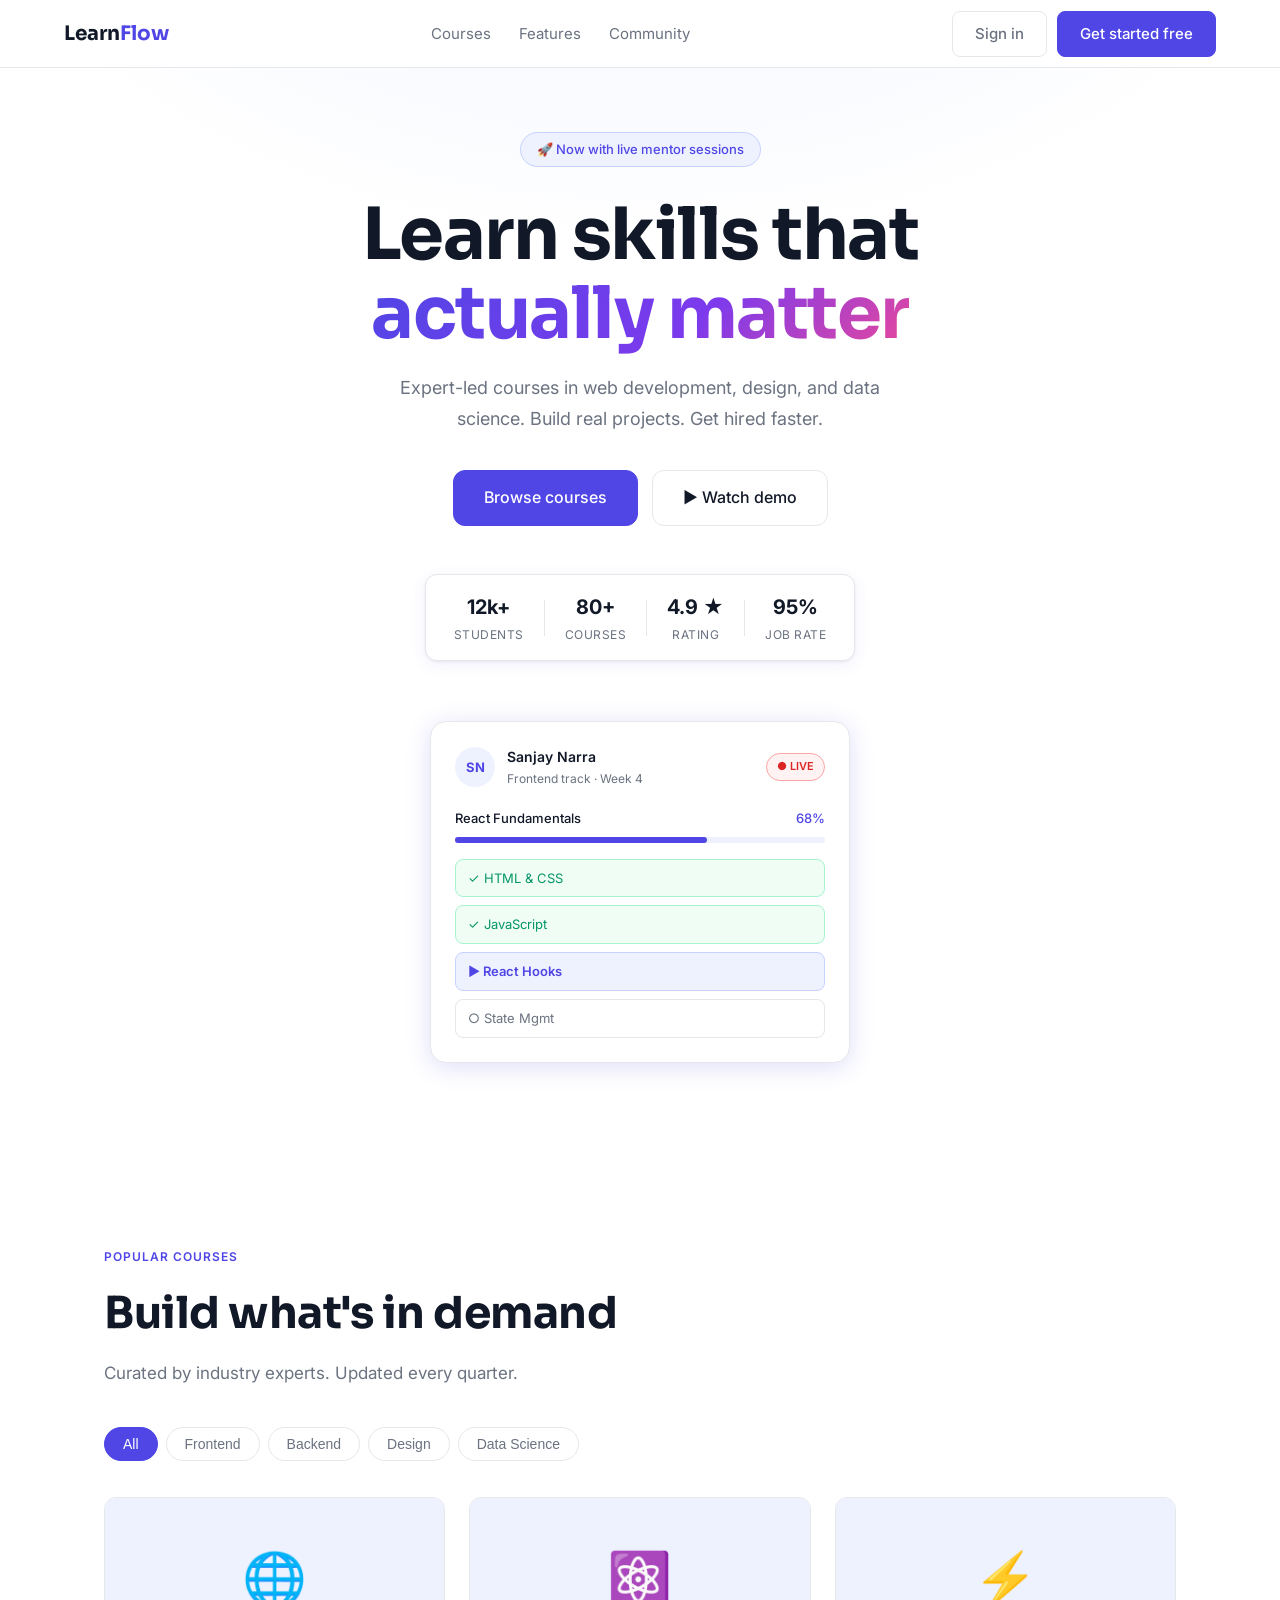
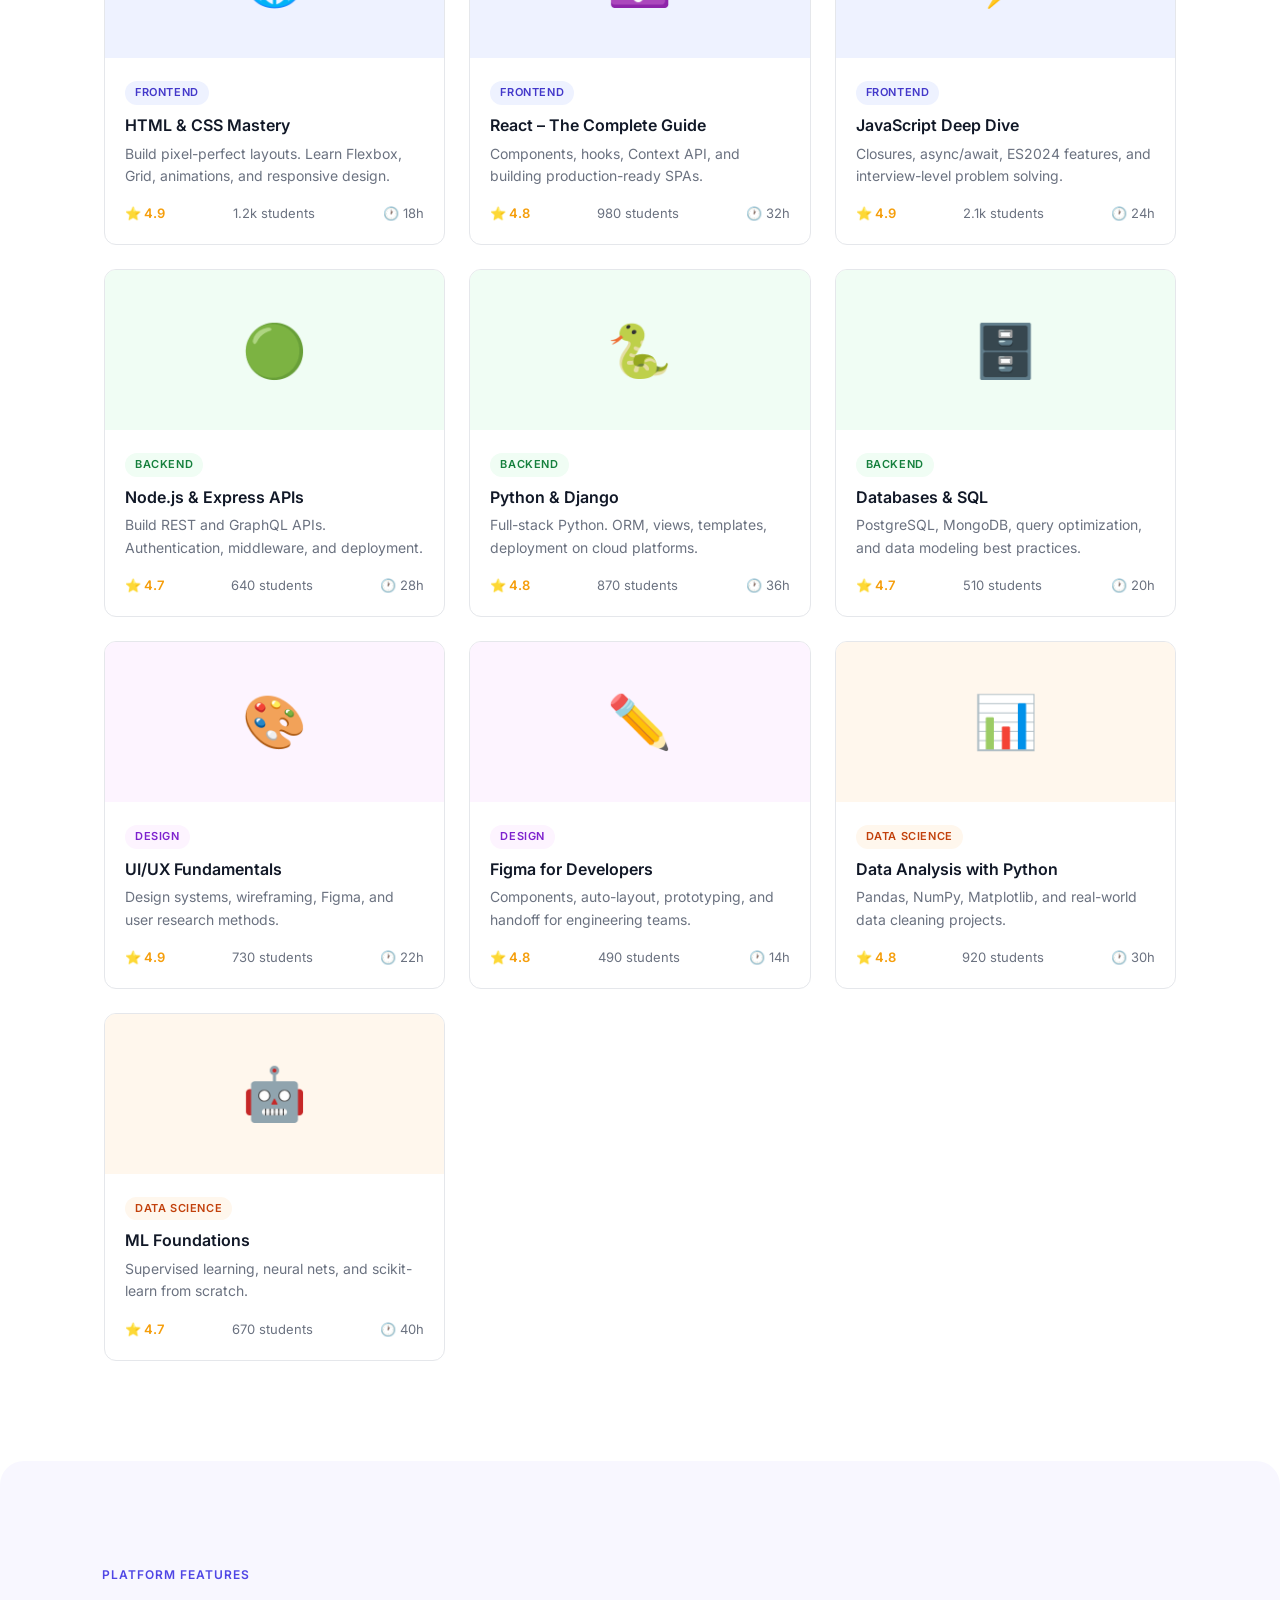
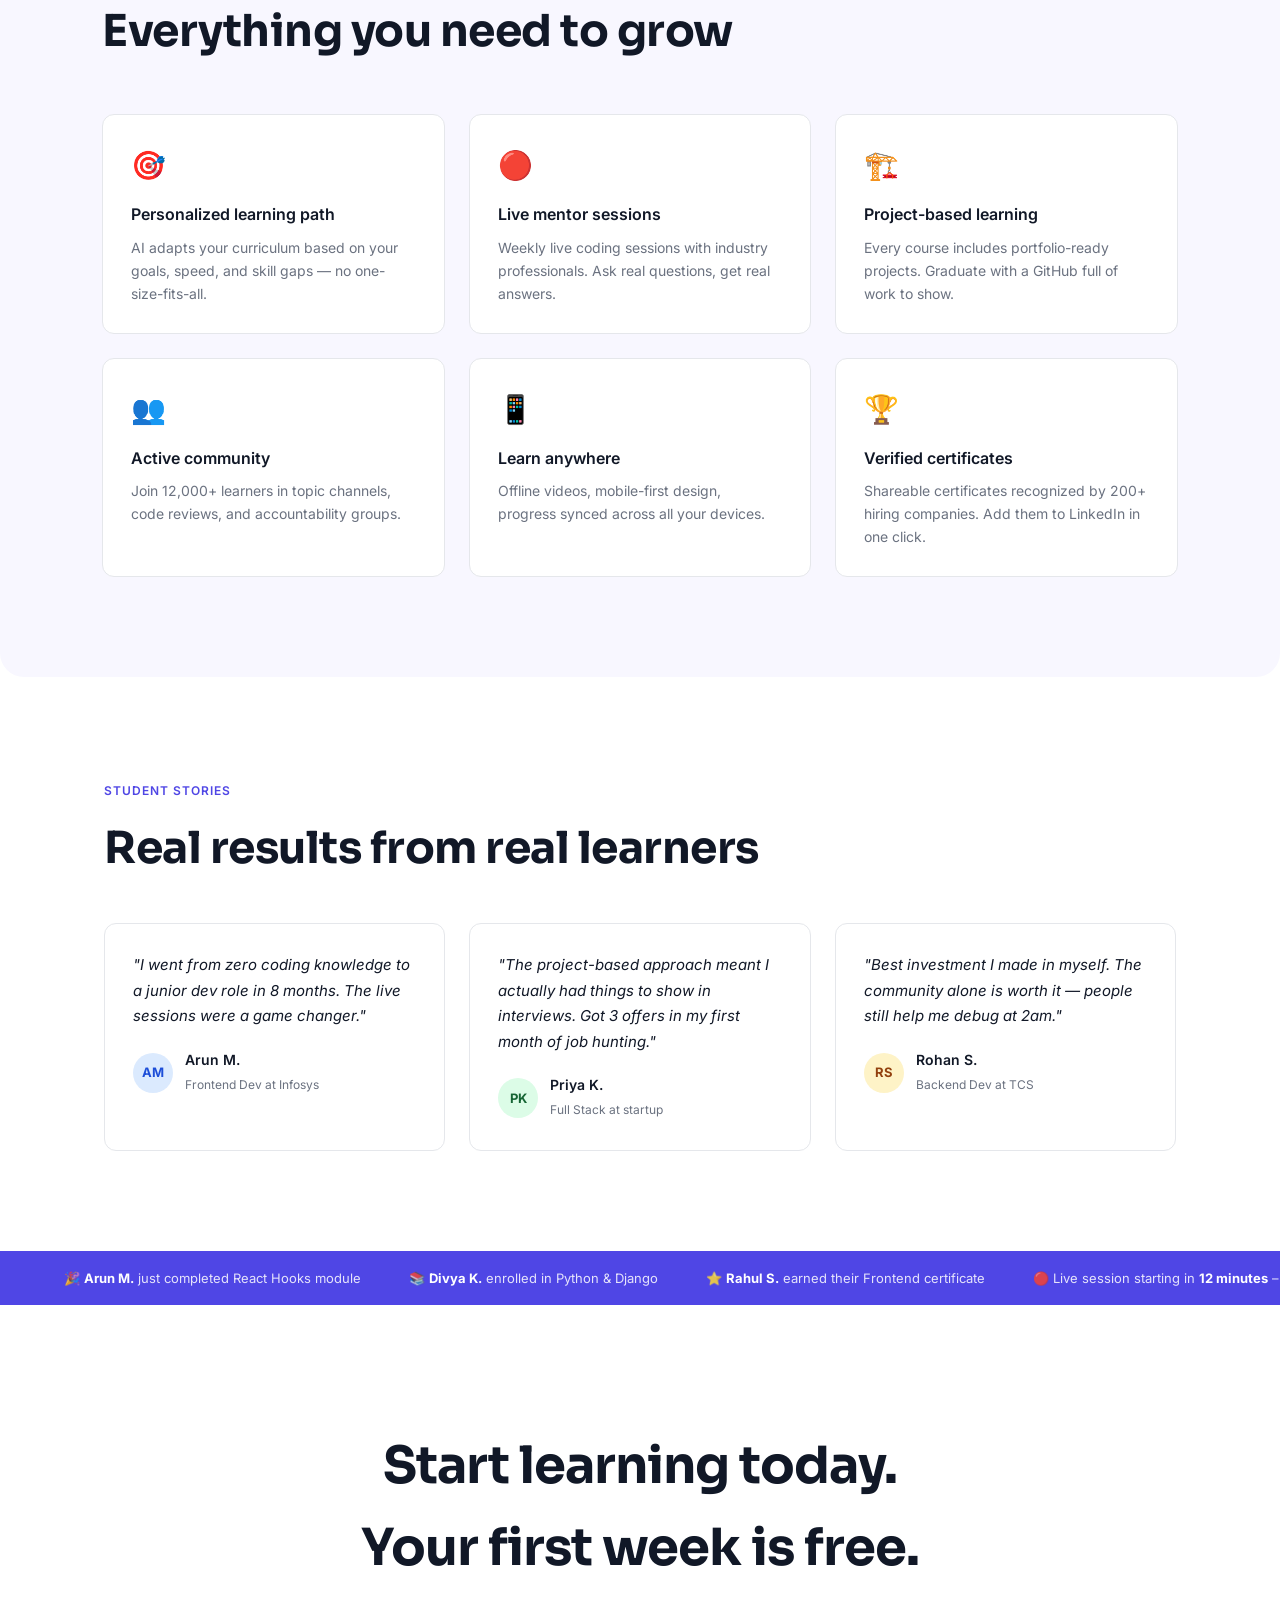
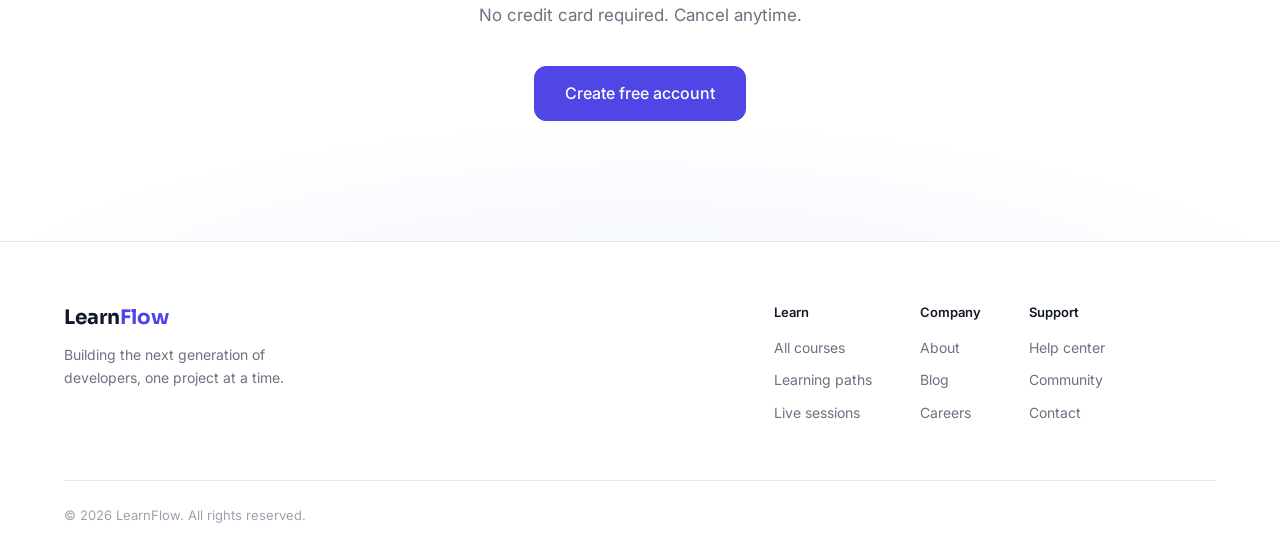
<file: index.html>
<!DOCTYPE html>
<html lang="en">
<head>
  <meta charset="UTF-8" />
  <meta name="viewport" content="width=device-width, initial-scale=1.0" />
  <title>LearnFlow – Learn Smarter</title>
  <link rel="stylesheet" href="style.css" />
  <link href="https://fonts.googleapis.com/css2?family=Inter:wght@400;500;600&family=Sora:wght@600;700&display=swap" rel="stylesheet" />
</head>
<body>

  <!-- NAV -->
  <header class="nav">
    <a href="index.html" class="nav-logo">Learn<span>Flow</span></a>
    <nav class="nav-links">
      <a href="courses.html">Courses</a>
      <a href="#features">Features</a>
      <a href="#testimonials">Community</a>
    </nav>
    <div class="nav-cta">
      <a href="signup.html" class="btn btn-ghost">Sign in</a>
      <a href="signup.html" class="btn btn-primary">Get started free</a>
    </div>
    <button class="nav-hamburger" id="menuBtn" aria-label="Open menu">
      <span></span><span></span><span></span>
    </button>
  </header>

  <!-- MOBILE MENU -->
  <div class="mobile-menu" id="mobileMenu">
    <a href="courses.html">Courses</a>
    <a href="#features">Features</a>
    <a href="#testimonials">Community</a>
    <a href="signup.html" class="btn btn-primary" style="margin-top:8px">Get started free</a>
  </div>

  <!-- HERO -->
  <section class="hero">
    <div class="hero-badge">🚀 Now with live mentor sessions</div>
    <h1 class="hero-title">Learn skills that <br/><span class="gradient-text">actually matter</span></h1>
    <p class="hero-sub">Expert-led courses in web development, design, and data science. Build real projects. Get hired faster.</p>
    <div class="hero-actions">
      <a href="courses.html" class="btn btn-primary btn-lg">Browse courses</a>
      <a href="demo.html" class="btn btn-outline btn-lg">▶ Watch demo</a>
    </div>
    <div class="hero-stats">
      <div class="stat"><strong>12k+</strong><span>Students</span></div>
      <div class="stat-divider"></div>
      <div class="stat"><strong>80+</strong><span>Courses</span></div>
      <div class="stat-divider"></div>
      <div class="stat"><strong>4.9 ★</strong><span>Rating</span></div>
      <div class="stat-divider"></div>
      <div class="stat"><strong>95%</strong><span>Job rate</span></div>
    </div>
    <div class="hero-visual">
      <div class="dashboard-card">
        <div class="dash-header">
          <div class="dash-avatar">SN</div>
          <div>
            <div class="dash-name">Sanjay Narra</div>
            <div class="dash-role">Frontend track · Week 4</div>
          </div>
          <div class="dash-live-badge">● LIVE</div>
        </div>
        <div class="dash-progress-label">React Fundamentals <span>68%</span></div>
        <div class="dash-progress-bar"><div class="dash-progress-fill" style="width:68%"></div></div>
        <div class="dash-modules">
          <div class="dash-mod done">✓ HTML & CSS</div>
          <div class="dash-mod done">✓ JavaScript</div>
          <div class="dash-mod active">▶ React Hooks</div>
          <div class="dash-mod">○ State Mgmt</div>
        </div>
      </div>
    </div>
  </section>

  <!-- COURSES -->
  <section class="section" id="courses">
    <div class="section-label">Popular courses</div>
    <h2 class="section-title">Build what's in demand</h2>
    <p class="section-sub">Curated by industry experts. Updated every quarter.</p>

    <div class="course-filter" id="courseFilter">
      <button class="filter-btn active" data-cat="all">All</button>
      <button class="filter-btn" data-cat="frontend">Frontend</button>
      <button class="filter-btn" data-cat="backend">Backend</button>
      <button class="filter-btn" data-cat="design">Design</button>
      <button class="filter-btn" data-cat="data">Data Science</button>
    </div>

    <div class="courses-grid" id="coursesGrid">
      <!-- Injected by script.js -->
    </div>
  </section>

  <!-- FEATURES -->
  <section class="section features-section" id="features">
    <div class="section-label">Platform features</div>
    <h2 class="section-title">Everything you need to grow</h2>
    <div class="features-grid">
      <div class="feature-card">
        <div class="feature-icon">🎯</div>
        <h3>Personalized learning path</h3>
        <p>AI adapts your curriculum based on your goals, speed, and skill gaps — no one-size-fits-all.</p>
      </div>
      <div class="feature-card">
        <div class="feature-icon">🔴</div>
        <h3>Live mentor sessions</h3>
        <p>Weekly live coding sessions with industry professionals. Ask real questions, get real answers.</p>
      </div>
      <div class="feature-card">
        <div class="feature-icon">🏗️</div>
        <h3>Project-based learning</h3>
        <p>Every course includes portfolio-ready projects. Graduate with a GitHub full of work to show.</p>
      </div>
      <div class="feature-card">
        <div class="feature-icon">👥</div>
        <h3>Active community</h3>
        <p>Join 12,000+ learners in topic channels, code reviews, and accountability groups.</p>
      </div>
      <div class="feature-card">
        <div class="feature-icon">📱</div>
        <h3>Learn anywhere</h3>
        <p>Offline videos, mobile-first design, progress synced across all your devices.</p>
      </div>
      <div class="feature-card">
        <div class="feature-icon">🏆</div>
        <h3>Verified certificates</h3>
        <p>Shareable certificates recognized by 200+ hiring companies. Add them to LinkedIn in one click.</p>
      </div>
    </div>
  </section>

  <!-- TESTIMONIALS -->
  <section class="section testimonials-section" id="testimonials">
    <div class="section-label">Student stories</div>
    <h2 class="section-title">Real results from real learners</h2>
    <div class="testimonials-grid">
      <div class="testimonial-card">
        <p>"I went from zero coding knowledge to a junior dev role in 8 months. The live sessions were a game changer."</p>
        <div class="testimonial-author">
          <div class="t-avatar" style="background:#dbeafe;color:#1d4ed8">AM</div>
          <div><strong>Arun M.</strong><span>Frontend Dev at Infosys</span></div>
        </div>
      </div>
      <div class="testimonial-card">
        <p>"The project-based approach meant I actually had things to show in interviews. Got 3 offers in my first month of job hunting."</p>
        <div class="testimonial-author">
          <div class="t-avatar" style="background:#dcfce7;color:#166534">PK</div>
          <div><strong>Priya K.</strong><span>Full Stack at startup</span></div>
        </div>
      </div>
      <div class="testimonial-card">
        <p>"Best investment I made in myself. The community alone is worth it — people still help me debug at 2am."</p>
        <div class="testimonial-author">
          <div class="t-avatar" style="background:#fef3c7;color:#92400e">RS</div>
          <div><strong>Rohan S.</strong><span>Backend Dev at TCS</span></div>
        </div>
      </div>
    </div>
  </section>

  <!-- LIVE ACTIVITY TICKER -->
  <section class="activity-bar">
    <div class="activity-ticker" id="activityTicker">
      <!-- Filled by JS -->
    </div>
  </section>

  <!-- CTA -->
  <section class="cta-section" id="cta">
    <h2>Start learning today.<br/>Your first week is free.</h2>
    <p>No credit card required. Cancel anytime.</p>
    <a href="signup.html" class="btn btn-primary btn-lg">Create free account</a>
  </section>

  <!-- FOOTER -->
  <footer class="footer">
    <div class="footer-brand">
      <a href="index.html" class="nav-logo">Learn<span>Flow</span></a>
      <p>Building the next generation of developers, one project at a time.</p>
    </div>
    <div class="footer-links">
      <div>
        <strong>Learn</strong>
        <a href="courses.html">All courses</a>
        <a href="#">Learning paths</a>
        <a href="#">Live sessions</a>
      </div>
      <div>
        <strong>Company</strong>
        <a href="#">About</a>
        <a href="#">Blog</a>
        <a href="#">Careers</a>
      </div>
      <div>
        <strong>Support</strong>
        <a href="#">Help center</a>
        <a href="#">Community</a>
        <a href="#">Contact</a>
      </div>
    </div>
    <div class="footer-bottom">© 2026 LearnFlow. All rights reserved.</div>
  </footer>

  <script src="script.js"></script>
</body>
</html>
</file>
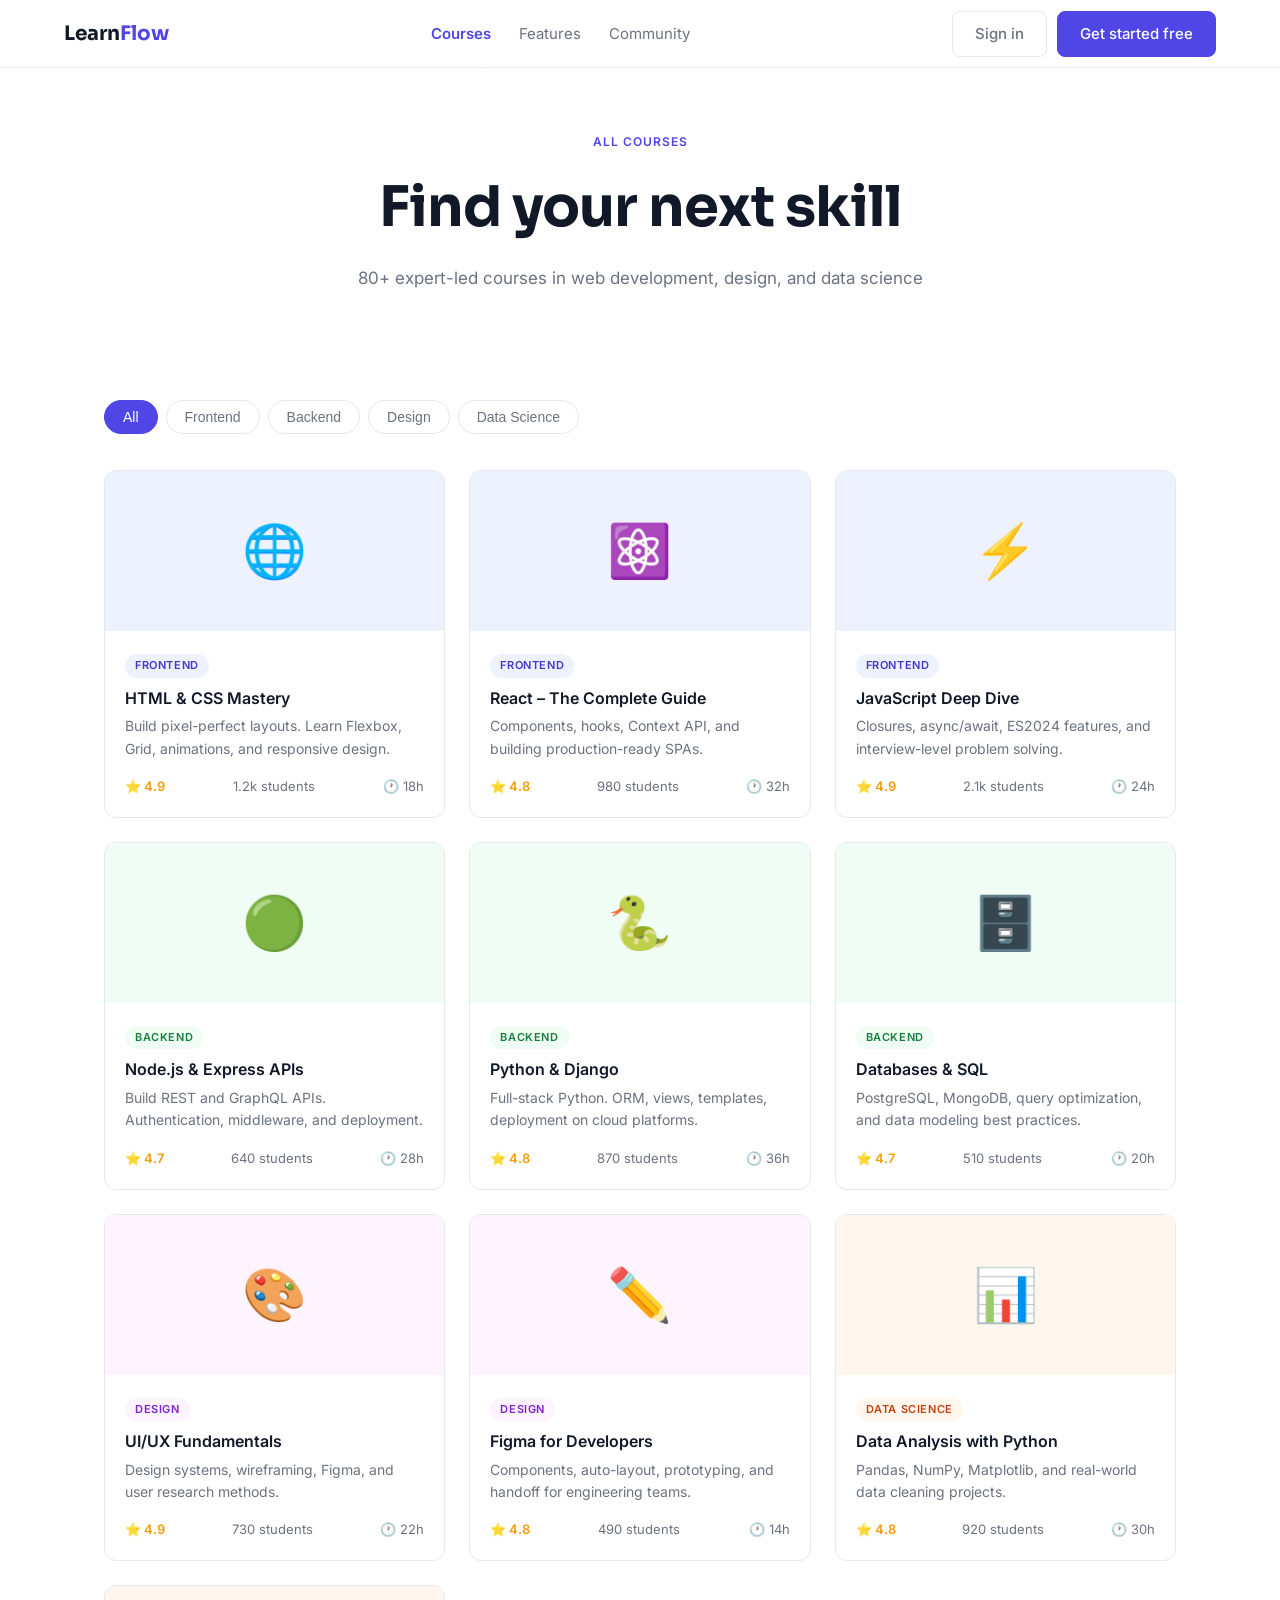
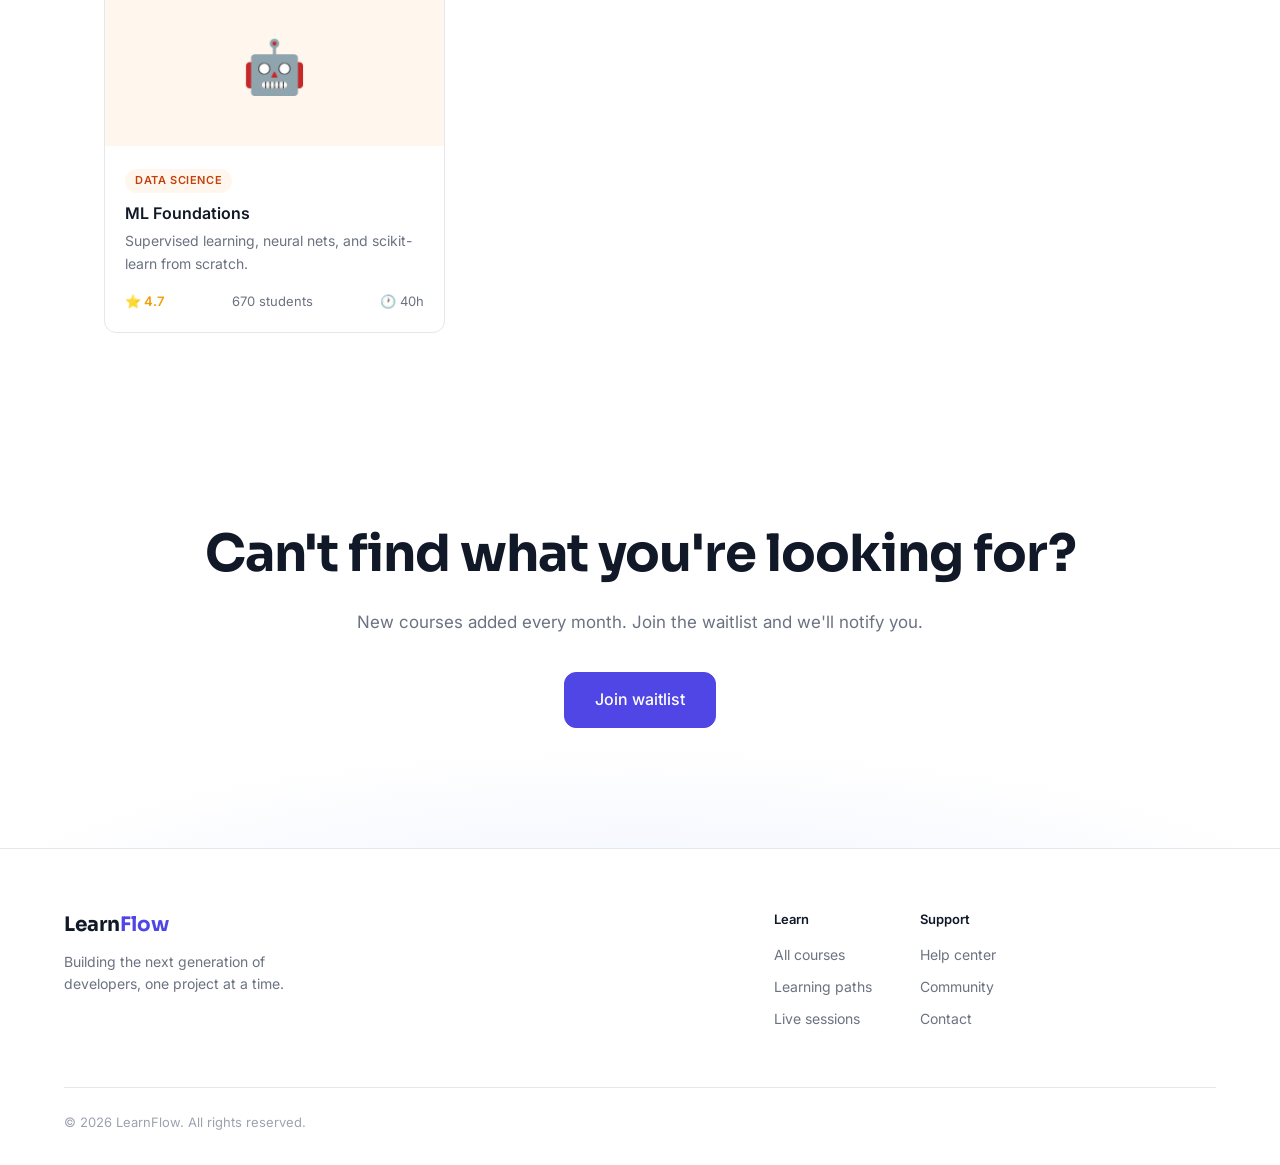
<file: courses.html>
<!DOCTYPE html>
<html lang="en">
<head>
  <meta charset="UTF-8" />
  <meta name="viewport" content="width=device-width, initial-scale=1.0" />
  <title>Courses – LearnFlow</title>
  <link rel="stylesheet" href="style.css" />
  <link href="https://fonts.googleapis.com/css2?family=Inter:wght@400;500;600&family=Sora:wght@600;700&display=swap" rel="stylesheet" />
</head>
<body>

  <header class="nav">
    <a href="index.html" class="nav-logo">Learn<span>Flow</span></a>
    <nav class="nav-links">
      <a href="courses.html" style="color:var(--indigo);font-weight:600">Courses</a>
      <a href="index.html#features">Features</a>
      <a href="index.html#testimonials">Community</a>
    </nav>
    <div class="nav-cta">
      <a href="signup.html" class="btn btn-ghost">Sign in</a>
      <a href="signup.html" class="btn btn-primary">Get started free</a>
    </div>
    <button class="nav-hamburger" id="menuBtn" aria-label="Open menu">
      <span></span><span></span><span></span>
    </button>
  </header>

  <div class="mobile-menu" id="mobileMenu">
    <a href="courses.html">Courses</a>
    <a href="index.html#features">Features</a>
    <a href="index.html#testimonials">Community</a>
    <a href="signup.html" class="btn btn-primary" style="margin-top:8px">Get started free</a>
  </div>

  <div class="page-hero">
    <div class="section-label">All courses</div>
    <h1>Find your next skill</h1>
    <p>80+ expert-led courses in web development, design, and data science</p>
  </div>

  <div class="courses-page-body">
    <div class="course-filter" id="courseFilter">
      <button class="filter-btn active" data-cat="all">All</button>
      <button class="filter-btn" data-cat="frontend">Frontend</button>
      <button class="filter-btn" data-cat="backend">Backend</button>
      <button class="filter-btn" data-cat="design">Design</button>
      <button class="filter-btn" data-cat="data">Data Science</button>
    </div>
    <div class="courses-grid" id="coursesGrid"></div>
  </div>

  <section class="cta-section">
    <h2>Can't find what you're looking for?</h2>
    <p>New courses added every month. Join the waitlist and we'll notify you.</p>
    <a href="signup.html" class="btn btn-primary btn-lg">Join waitlist</a>
  </section>

  <footer class="footer">
    <div class="footer-brand">
      <a href="index.html" class="nav-logo">Learn<span>Flow</span></a>
      <p>Building the next generation of developers, one project at a time.</p>
    </div>
    <div class="footer-links">
      <div>
        <strong>Learn</strong>
        <a href="courses.html">All courses</a>
        <a href="#">Learning paths</a>
        <a href="#">Live sessions</a>
      </div>
      <div>
        <strong>Support</strong>
        <a href="#">Help center</a>
        <a href="#">Community</a>
        <a href="#">Contact</a>
      </div>
    </div>
    <div class="footer-bottom">© 2026 LearnFlow. All rights reserved.</div>
  </footer>

  <script src="script.js"></script>
</body>
</html>
</file>
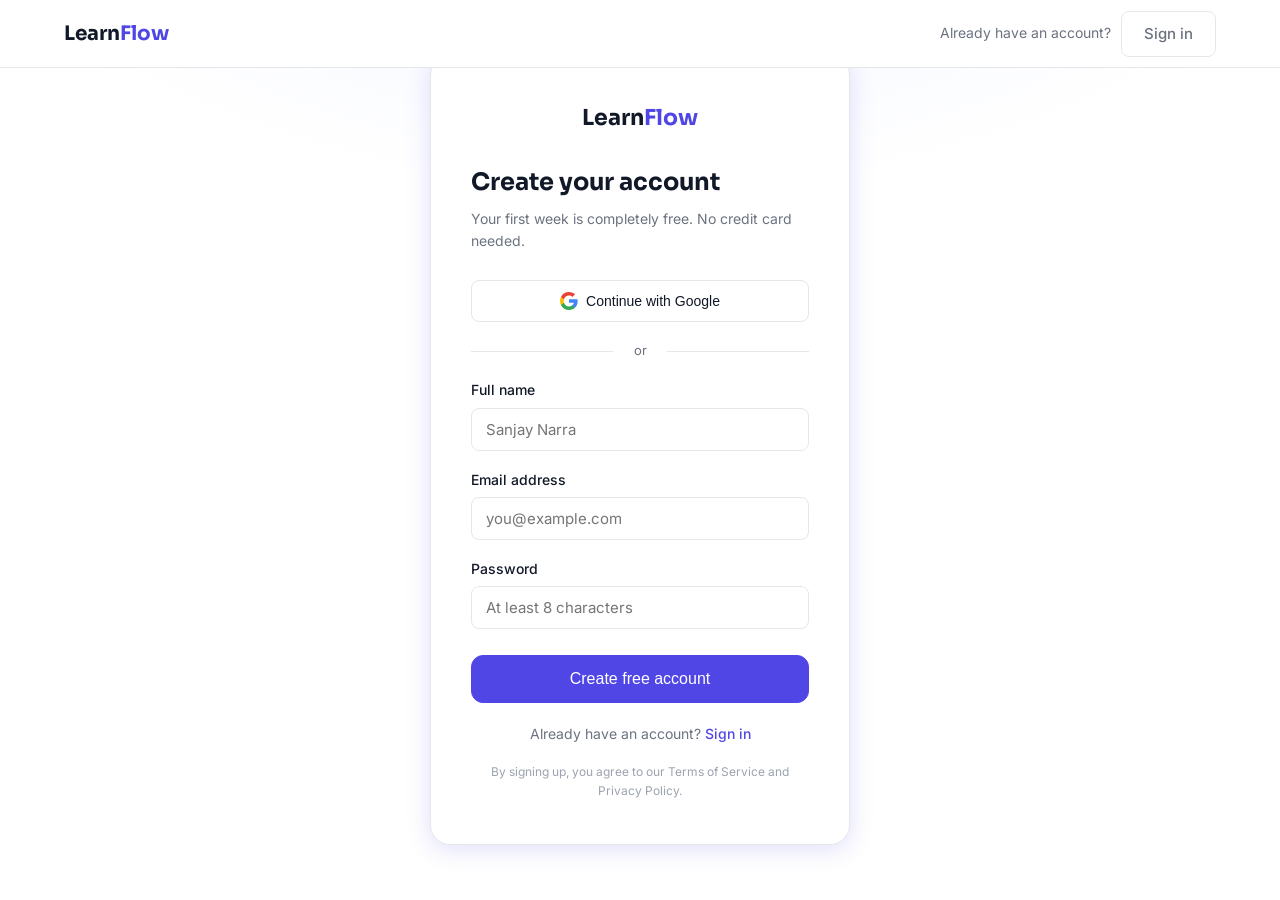
<file: signup.html>
<!DOCTYPE html>
<html lang="en">
<head>
  <meta charset="UTF-8" />
  <meta name="viewport" content="width=device-width, initial-scale=1.0" />
  <title>Sign up – LearnFlow</title>
  <link rel="stylesheet" href="style.css" />
  <link href="https://fonts.googleapis.com/css2?family=Inter:wght@400;500;600&family=Sora:wght@600;700&display=swap" rel="stylesheet" />
</head>
<body>

  <header class="nav">
    <a href="index.html" class="nav-logo">Learn<span>Flow</span></a>
    <div class="nav-cta">
      <span style="font-size:14px;color:var(--text-muted)">Already have an account?</span>
      <a href="signup.html" class="btn btn-ghost">Sign in</a>
    </div>
  </header>

  <main class="auth-page">
    <div class="auth-card">
      <a href="index.html" class="nav-logo">Learn<span>Flow</span></a>
      <h2>Create your account</h2>
      <p class="auth-sub">Your first week is completely free. No credit card needed.</p>

      <button class="btn btn-google">
        <svg width="18" height="18" viewBox="0 0 18 18" fill="none" xmlns="http://www.w3.org/2000/svg">
          <path d="M17.64 9.205c0-.639-.057-1.252-.164-1.841H9v3.481h4.844a4.14 4.14 0 0 1-1.796 2.716v2.259h2.908c1.702-1.567 2.684-3.875 2.684-6.615z" fill="#4285F4"/>
          <path d="M9 18c2.43 0 4.467-.806 5.956-2.18l-2.908-2.259c-.806.54-1.837.86-3.048.86-2.344 0-4.328-1.584-5.036-3.711H.957v2.332A8.997 8.997 0 0 0 9 18z" fill="#34A853"/>
          <path d="M3.964 10.71A5.41 5.41 0 0 1 3.682 9c0-.593.102-1.17.282-1.71V4.958H.957A8.996 8.996 0 0 0 0 9c0 1.452.348 2.827.957 4.042l3.007-2.332z" fill="#FBBC05"/>
          <path d="M9 3.58c1.321 0 2.508.454 3.44 1.345l2.582-2.58C13.463.891 11.426 0 9 0A8.997 8.997 0 0 0 .957 4.958L3.964 7.29C4.672 5.163 6.656 3.58 9 3.58z" fill="#EA4335"/>
        </svg>
        Continue with Google
      </button>

      <div class="auth-divider">or</div>

      <form id="signupForm">
        <div class="form-group">
          <label for="name">Full name</label>
          <input type="text" id="name" placeholder="Sanjay Narra" autocomplete="name" />
        </div>
        <div class="form-group">
          <label for="email">Email address</label>
          <input type="email" id="email" placeholder="you@example.com" required autocomplete="email" />
        </div>
        <div class="form-group">
          <label for="password">Password</label>
          <input type="password" id="password" placeholder="At least 8 characters" minlength="8" required />
        </div>
        <button type="submit" class="btn btn-primary btn-full btn-lg" style="margin-top:8px">
          Create free account
        </button>
      </form>

      <p class="auth-switch">Already have an account? <a href="signup.html">Sign in</a></p>
      <p style="font-size:12px;color:var(--text-light);text-align:center;margin-top:16px;line-height:1.6">
        By signing up, you agree to our Terms of Service and Privacy Policy.
      </p>
    </div>
  </main>

  <script src="script.js"></script>
</body>
</html>
</file>
<file: style.css>
/* ========================================================
   LearnFlow – Complete Stylesheet
   ======================================================== */

*, *::before, *::after { box-sizing: border-box; margin: 0; padding: 0; }

:root {
  --indigo: #4f46e5;
  --indigo-light: #6366f1;
  --indigo-dim: #eef2ff;
  --violet: #7c3aed;
  --surface: #ffffff;
  --surface-alt: #f8f7ff;
  --border: #e5e7eb;
  --text: #111827;
  --text-muted: #6b7280;
  --text-light: #9ca3af;
  --radius: 12px;
  --radius-sm: 8px;
  --shadow-card: 0 1px 3px rgba(0,0,0,.06), 0 4px 16px rgba(79,70,229,.08);
  --shadow-hover: 0 4px 24px rgba(79,70,229,.18);
  --font-display: 'Sora', sans-serif;
  --font-body: 'Inter', sans-serif;
  --nav-h: 68px;
}

html { scroll-behavior: smooth; }
body { font-family: var(--font-body); color: var(--text); background: var(--surface); line-height: 1.6; }
a { text-decoration: none; color: inherit; }
img { max-width: 100%; display: block; }

/* ---- BUTTONS ---- */
.btn {
  display: inline-flex; align-items: center; gap: 8px;
  padding: 10px 22px; border-radius: var(--radius-sm);
  font-size: 15px; font-weight: 500; cursor: pointer;
  border: 1.5px solid transparent; transition: all .2s ease;
  white-space: nowrap;
}
.btn-primary {
  background: var(--indigo); color: #fff; border-color: var(--indigo);
}
.btn-primary:hover { background: var(--violet); border-color: var(--violet); transform: translateY(-1px); }
.btn-ghost { color: var(--text-muted); border-color: var(--border); background: transparent; }
.btn-ghost:hover { border-color: var(--indigo); color: var(--indigo); }
.btn-outline { border-color: var(--border); color: var(--text); background: transparent; }
.btn-outline:hover { border-color: var(--indigo); color: var(--indigo); }
.btn-lg { padding: 14px 30px; font-size: 16px; border-radius: var(--radius); }

/* ---- NAV ---- */
.nav {
  position: fixed; top: 0; left: 0; right: 0; z-index: 100;
  height: var(--nav-h);
  display: flex; align-items: center; justify-content: space-between;
  padding: 0 5vw;
  background: rgba(255,255,255,.92);
  backdrop-filter: blur(12px);
  border-bottom: 1px solid var(--border);
}
.nav-logo { font-family: var(--font-display); font-size: 20px; font-weight: 700; color: var(--text); }
.nav-logo span { color: var(--indigo); }
.nav-links { display: flex; gap: 28px; }
.nav-links a { font-size: 15px; color: var(--text-muted); transition: color .15s; }
.nav-links a:hover { color: var(--indigo); }
.nav-cta { display: flex; align-items: center; gap: 10px; }
.nav-hamburger { display: none; flex-direction: column; gap: 5px; background: none; border: none; cursor: pointer; padding: 4px; }
.nav-hamburger span { display: block; width: 22px; height: 2px; background: var(--text); border-radius: 2px; transition: .2s; }

/* Mobile menu */
.mobile-menu {
  display: none; flex-direction: column; gap: 12px;
  position: fixed; top: var(--nav-h); left: 0; right: 0; z-index: 99;
  background: var(--surface); padding: 20px 5vw 24px;
  border-bottom: 1px solid var(--border);
  box-shadow: 0 8px 24px rgba(0,0,0,.06);
}
.mobile-menu.open { display: flex; }
.mobile-menu a { font-size: 16px; color: var(--text-muted); }
.mobile-menu a:hover { color: var(--indigo); }

/* ---- HERO ---- */
.hero {
  min-height: 100vh;
  padding: calc(var(--nav-h) + 64px) 5vw 80px;
  display: flex; flex-direction: column; align-items: center;
  text-align: center;
  background: radial-gradient(ellipse 80% 60% at 50% -20%, #eef2ff 0%, #fff 70%);
  position: relative; overflow: hidden;
}
.hero-badge {
  display: inline-flex; align-items: center; gap: 6px;
  background: var(--indigo-dim); color: var(--indigo);
  border: 1px solid #c7d2fe;
  padding: 6px 16px; border-radius: 100px;
  font-size: 13px; font-weight: 500; margin-bottom: 28px;
}
.hero-title {
  font-family: var(--font-display);
  font-size: clamp(38px, 6vw, 72px);
  font-weight: 700; line-height: 1.1;
  letter-spacing: -1.5px;
  max-width: 800px;
  margin-bottom: 20px;
}
.gradient-text {
  background: linear-gradient(135deg, var(--indigo) 0%, var(--violet) 60%, #ec4899 100%);
  -webkit-background-clip: text; -webkit-text-fill-color: transparent;
  background-clip: text;
}
.hero-sub { font-size: 18px; color: var(--text-muted); max-width: 540px; margin-bottom: 36px; line-height: 1.7; }
.hero-actions { display: flex; gap: 14px; flex-wrap: wrap; justify-content: center; margin-bottom: 48px; }
.hero-stats {
  display: flex; align-items: center; gap: 20px;
  background: var(--surface); border: 1px solid var(--border);
  border-radius: var(--radius); padding: 16px 28px;
  box-shadow: var(--shadow-card);
  margin-bottom: 60px;
}
.stat { display: flex; flex-direction: column; align-items: center; gap: 2px; }
.stat strong { font-size: 20px; font-weight: 700; color: var(--text); }
.stat span { font-size: 12px; color: var(--text-muted); text-transform: uppercase; letter-spacing: .5px; }
.stat-divider { width: 1px; height: 36px; background: var(--border); }

/* Dashboard preview card */
.hero-visual { width: 100%; max-width: 420px; }
.dashboard-card {
  background: var(--surface); border: 1px solid var(--border);
  border-radius: 16px; padding: 24px;
  box-shadow: var(--shadow-hover);
  text-align: left;
}
.dash-header { display: flex; align-items: center; gap: 12px; margin-bottom: 20px; }
.dash-avatar {
  width: 40px; height: 40px; border-radius: 50%;
  background: var(--indigo-dim); color: var(--indigo);
  font-weight: 700; font-size: 13px;
  display: flex; align-items: center; justify-content: center; flex-shrink: 0;
}
.dash-name { font-weight: 600; font-size: 14px; }
.dash-role { font-size: 12px; color: var(--text-muted); }
.dash-live-badge {
  margin-left: auto;
  background: #fef2f2; color: #dc2626;
  font-size: 11px; font-weight: 600;
  padding: 4px 10px; border-radius: 100px;
  border: 1px solid #fca5a5;
  animation: pulse 2s infinite;
}
@keyframes pulse { 0%,100% { opacity:1 } 50% { opacity:.6 } }
.dash-progress-label { display: flex; justify-content: space-between; font-size: 13px; font-weight: 500; margin-bottom: 8px; }
.dash-progress-label span { color: var(--indigo); }
.dash-progress-bar { height: 6px; background: var(--indigo-dim); border-radius: 3px; margin-bottom: 16px; }
.dash-progress-fill { height: 100%; background: var(--indigo); border-radius: 3px; transition: width 1s ease; }
.dash-modules { display: flex; flex-direction: column; gap: 8px; }
.dash-mod {
  font-size: 13px; color: var(--text-muted);
  padding: 8px 12px; border-radius: var(--radius-sm);
  border: 1px solid var(--border);
}
.dash-mod.done { color: #059669; border-color: #a7f3d0; background: #f0fdf4; }
.dash-mod.active { color: var(--indigo); border-color: #c7d2fe; background: var(--indigo-dim); font-weight: 600; }

/* ---- SECTIONS ---- */
.section {
  padding: 100px 5vw;
  max-width: 1200px; margin: 0 auto;
}
.section-label {
  display: inline-block;
  font-size: 12px; font-weight: 600;
  text-transform: uppercase; letter-spacing: 1px;
  color: var(--indigo); margin-bottom: 12px;
}
.section-title { font-family: var(--font-display); font-size: clamp(28px,4vw,44px); font-weight: 700; letter-spacing: -0.5px; margin-bottom: 12px; }
.section-sub { font-size: 17px; color: var(--text-muted); margin-bottom: 40px; }

/* ---- COURSE FILTER ---- */
.course-filter {
  display: flex; gap: 8px; flex-wrap: wrap; margin-bottom: 36px;
}
.filter-btn {
  padding: 8px 18px; border-radius: 100px; font-size: 14px; font-weight: 500;
  border: 1.5px solid var(--border); background: transparent; color: var(--text-muted);
  cursor: pointer; transition: all .2s;
}
.filter-btn.active, .filter-btn:hover {
  background: var(--indigo); color: #fff; border-color: var(--indigo);
}

/* ---- COURSES GRID ---- */
.courses-grid {
  display: grid;
  grid-template-columns: repeat(auto-fill, minmax(300px, 1fr));
  gap: 24px;
}
.course-card {
  background: var(--surface); border: 1px solid var(--border);
  border-radius: var(--radius); overflow: hidden;
  transition: transform .25s, box-shadow .25s;
  cursor: pointer;
}
.course-card:hover { transform: translateY(-4px); box-shadow: var(--shadow-hover); }
.course-thumb {
  height: 160px; display: flex; align-items: center; justify-content: center;
  font-size: 52px;
}
.course-body { padding: 20px; }
.course-tag {
  display: inline-block; font-size: 11px; font-weight: 600;
  text-transform: uppercase; letter-spacing: .6px;
  padding: 3px 10px; border-radius: 100px;
  margin-bottom: 10px;
}
.tag-frontend { background: #eef2ff; color: #4338ca; }
.tag-backend  { background: #f0fdf4; color: #15803d; }
.tag-design   { background: #fdf4ff; color: #7e22ce; }
.tag-data     { background: #fff7ed; color: #c2410c; }

.course-card h3 { font-size: 16px; font-weight: 600; margin-bottom: 6px; line-height: 1.35; }
.course-card p { font-size: 14px; color: var(--text-muted); margin-bottom: 16px; }
.course-meta { display: flex; justify-content: space-between; font-size: 13px; color: var(--text-muted); }
.course-rating { color: #f59e0b; font-weight: 600; }

/* ---- FEATURES ---- */
.features-section { background: var(--surface-alt); border-radius: 24px; max-width: unset; padding: 100px 8vw; }
.features-grid {
  display: grid; grid-template-columns: repeat(auto-fill, minmax(280px, 1fr));
  gap: 24px; margin-top: 48px;
}
.feature-card {
  background: var(--surface); border: 1px solid var(--border);
  border-radius: var(--radius); padding: 28px;
  transition: box-shadow .2s, transform .2s;
}
.feature-card:hover { box-shadow: var(--shadow-card); transform: translateY(-2px); }
.feature-icon { font-size: 28px; margin-bottom: 14px; }
.feature-card h3 { font-size: 16px; font-weight: 600; margin-bottom: 8px; }
.feature-card p { font-size: 14px; color: var(--text-muted); line-height: 1.65; }

/* ---- TESTIMONIALS ---- */
.testimonials-grid {
  display: grid; grid-template-columns: repeat(auto-fill, minmax(300px,1fr));
  gap: 24px; margin-top: 40px;
}
.testimonial-card {
  background: var(--surface); border: 1px solid var(--border);
  border-radius: var(--radius); padding: 28px;
}
.testimonial-card > p { font-size: 15px; color: var(--text); line-height: 1.7; margin-bottom: 20px; font-style: italic; }
.testimonial-author { display: flex; align-items: center; gap: 12px; }
.t-avatar {
  width: 40px; height: 40px; border-radius: 50%;
  display: flex; align-items: center; justify-content: center;
  font-size: 13px; font-weight: 700; flex-shrink: 0;
}
.testimonial-author strong { display: block; font-size: 14px; font-weight: 600; }
.testimonial-author span { font-size: 12px; color: var(--text-muted); }

/* ---- LIVE ACTIVITY BAR ---- */
.activity-bar {
  background: var(--indigo); padding: 14px 5vw;
  overflow: hidden; white-space: nowrap;
}
.activity-ticker {
  display: inline-flex; gap: 48px;
  animation: ticker 30s linear infinite;
}
.activity-ticker span { font-size: 13px; color: rgba(255,255,255,.85); }
.activity-ticker strong { color: #fff; }
@keyframes ticker { from { transform: translateX(0) } to { transform: translateX(-50%) } }

/* ---- CTA ---- */
.cta-section {
  text-align: center; padding: 120px 5vw;
  background: radial-gradient(ellipse 80% 60% at 50% 120%, #eef2ff 0%, #fff 70%);
}
.cta-section h2 { font-family: var(--font-display); font-size: clamp(28px,4vw,52px); font-weight: 700; margin-bottom: 14px; letter-spacing: -1px; }
.cta-section p { font-size: 17px; color: var(--text-muted); margin-bottom: 36px; }

/* ---- FOOTER ---- */
.footer {
  border-top: 1px solid var(--border); padding: 60px 5vw 32px;
  display: grid; grid-template-columns: 1.5fr 1fr; gap: 48px;
}
.footer-brand p { font-size: 14px; color: var(--text-muted); margin-top: 10px; max-width: 260px; line-height: 1.6; }
.footer-links { display: flex; gap: 48px; }
.footer-links div { display: flex; flex-direction: column; gap: 10px; }
.footer-links strong { font-size: 13px; font-weight: 600; margin-bottom: 4px; }
.footer-links a { font-size: 14px; color: var(--text-muted); transition: color .15s; }
.footer-links a:hover { color: var(--indigo); }
.footer-bottom {
  grid-column: 1 / -1; font-size: 13px; color: var(--text-light);
  padding-top: 24px; border-top: 1px solid var(--border); margin-top: 8px;
}

/* ========================================
   COURSES PAGE
   ======================================== */
.page-hero {
  padding: calc(var(--nav-h) + 60px) 5vw 48px;
  background: radial-gradient(ellipse 80% 60% at 50% -20%, #eef2ff 0%, #fff 70%);
  text-align: center;
}
.page-hero h1 { font-family: var(--font-display); font-size: clamp(32px,5vw,56px); font-weight: 700; letter-spacing: -1px; margin-bottom: 12px; }
.page-hero p { font-size: 17px; color: var(--text-muted); }
.courses-page-body { padding: 60px 5vw; max-width: 1200px; margin: 0 auto; }

/* ========================================
   SIGNUP PAGE
   ======================================== */
.auth-page {
  min-height: 100vh;
  display: flex; align-items: center; justify-content: center;
  padding: 40px 5vw;
  background: radial-gradient(ellipse 80% 60% at 50% -20%, #eef2ff 0%, #fff 70%);
}
.auth-card {
  background: var(--surface); border: 1px solid var(--border);
  border-radius: 20px; padding: 44px 40px; width: 100%; max-width: 420px;
  box-shadow: var(--shadow-hover);
}
.auth-card .nav-logo { display: block; text-align: center; font-size: 22px; margin-bottom: 28px; }
.auth-card h2 { font-family: var(--font-display); font-size: 24px; font-weight: 700; margin-bottom: 6px; }
.auth-card .auth-sub { font-size: 14px; color: var(--text-muted); margin-bottom: 28px; }
.form-group { margin-bottom: 18px; }
.form-group label { display: block; font-size: 14px; font-weight: 500; margin-bottom: 6px; }
.form-group input {
  width: 100%; padding: 11px 14px; border: 1.5px solid var(--border);
  border-radius: var(--radius-sm); font-size: 15px; font-family: var(--font-body);
  transition: border-color .15s; outline: none;
}
.form-group input:focus { border-color: var(--indigo); box-shadow: 0 0 0 3px rgba(79,70,229,.12); }
.auth-divider { text-align: center; color: var(--text-muted); font-size: 13px; margin: 18px 0; position: relative; }
.auth-divider::before, .auth-divider::after {
  content: ''; position: absolute; top: 50%; width: 42%; height: 1px; background: var(--border);
}
.auth-divider::before { left: 0; }
.auth-divider::after { right: 0; }
.auth-switch { text-align: center; font-size: 14px; color: var(--text-muted); margin-top: 20px; }
.auth-switch a { color: var(--indigo); font-weight: 500; }
.btn-full { width: 100%; justify-content: center; }
.btn-google {
  width: 100%; justify-content: center;
  border: 1.5px solid var(--border); background: var(--surface);
  color: var(--text); font-size: 14px; padding: 11px;
}
.btn-google:hover { border-color: var(--indigo); }

/* ========================================
   RESPONSIVE
   ======================================== */
@media (max-width: 768px) {
  .nav-links, .nav-cta { display: none; }
  .nav-hamburger { display: flex; }

  .hero-stats { flex-wrap: wrap; gap: 12px; padding: 16px; }
  .stat-divider { display: none; }

  .footer { grid-template-columns: 1fr; }
  .footer-links { flex-wrap: wrap; gap: 28px; }

  .features-section { border-radius: 0; padding: 70px 5vw; }

  .auth-card { padding: 32px 24px; }
}

@media (max-width: 480px) {
  .hero-title { font-size: 34px; }
  .hero-actions { flex-direction: column; align-items: stretch; }
  .hero-actions .btn { justify-content: center; }
}
</file>
